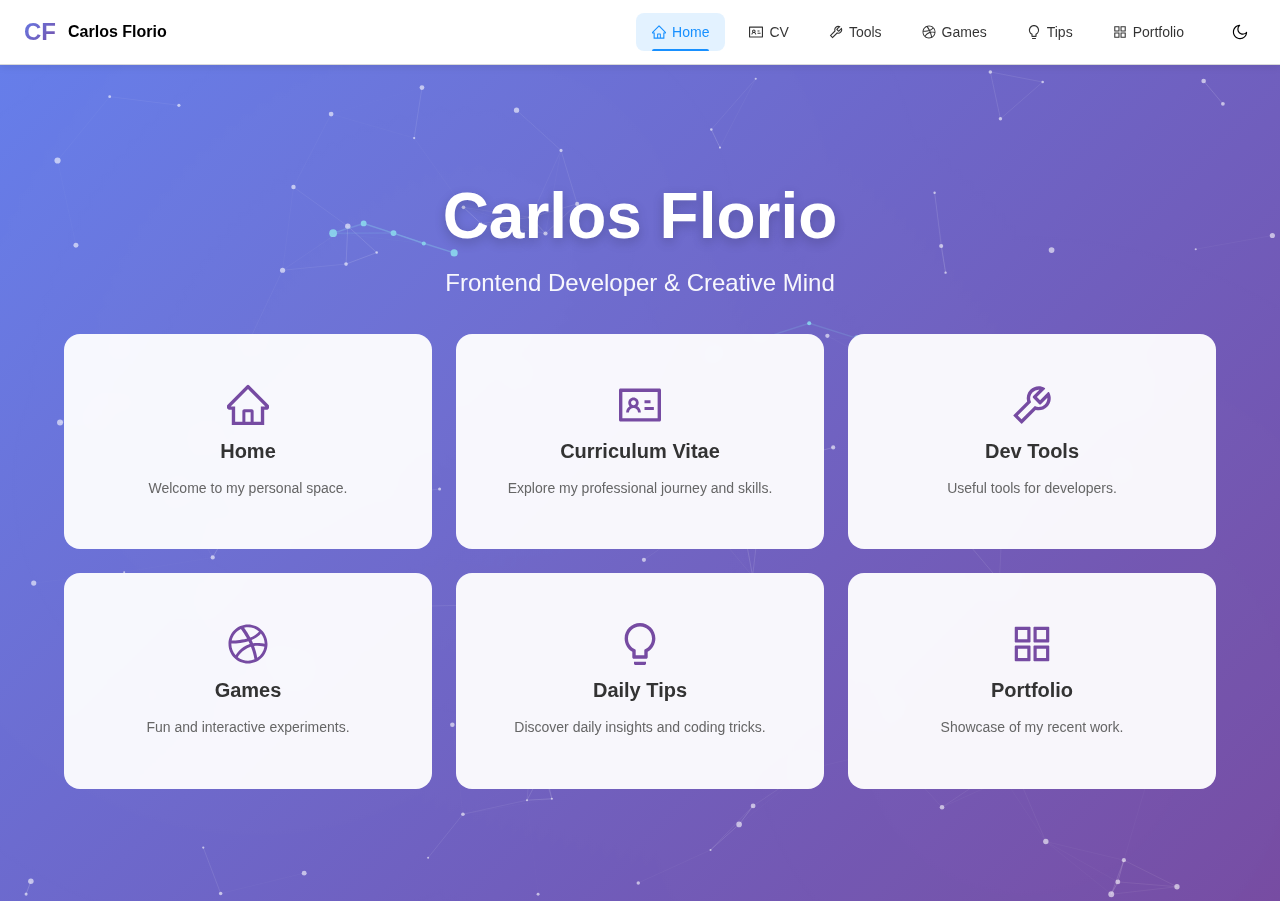
<file: index.html>
<!doctype html>
<html lang="en" data-beasties-container="">
<head>
  <meta charset="utf-8">
  <title>CarlosFlorio</title>
  <base href="/">
  <meta name="viewport" content="width=device-width, initial-scale=1">
  <link rel="icon" type="image/x-icon" href="favicon.ico">
  <script>
    // Apply theme immediately to prevent flash of unstyled content
    (function() {
      const savedTheme = localStorage.getItem('theme');
      if (savedTheme) {
        document.documentElement.setAttribute('data-theme', savedTheme);
      } else {
        // Use browser/system theme preference
        const prefersDark = window.matchMedia('(prefers-color-scheme: dark)').matches;
        document.documentElement.setAttribute('data-theme', prefersDark ? 'dark' : 'light');
      }
    })();
  </script>
<style>body,html{width:100%;height:100%}*,:after,:before{box-sizing:border-box}html{font-family:sans-serif;line-height:1.15;-webkit-text-size-adjust:100%;-ms-text-size-adjust:100%;-ms-overflow-style:scrollbar;-webkit-tap-highlight-color:transparent}@-ms-viewport{width:device-width}body{margin:0;color:#000000d9;font-size:14px;font-family:-apple-system,BlinkMacSystemFont,Segoe UI,Roboto,Helvetica Neue,Arial,Noto Sans,sans-serif,"Apple Color Emoji","Segoe UI Emoji",Segoe UI Symbol,"Noto Color Emoji";font-variant:tabular-nums;line-height:1.5715;background-color:#fff;font-feature-settings:"tnum"}html{--antd-wave-shadow-color:#1890ff;--scroll-bar:0}:root{--bg-color:#fafafa;--text-color:#000000;--primary-color:#1890ff;--surface-color:#f0f2f5;--border-color:#d9d9d9;--header-bg:#ffffff;--card-bg:#ffffff;view-transition-name:root}body{background-color:var(--bg-color);color:var(--text-color);transition:background-color .3s ease,color .3s ease}</style><link rel="stylesheet" href="styles-OWW7VRGN.css" media="print" onload="this.media='all'"><noscript><link rel="stylesheet" href="styles-OWW7VRGN.css"></noscript></head>
<body ngcm="">
  <app-root></app-root>
<link rel="modulepreload" href="chunk-L5REIACL.js"><link rel="modulepreload" href="chunk-UQ4QUVSF.js"><link rel="modulepreload" href="chunk-HSTNNFQD.js"><link rel="modulepreload" href="chunk-Q565XCGT.js"><link rel="modulepreload" href="chunk-FK6H3RFT.js"><link rel="modulepreload" href="chunk-UJIU7UVL.js"><link rel="modulepreload" href="chunk-2F2R627C.js"><link rel="modulepreload" href="chunk-5LNQ4RVJ.js"><link rel="modulepreload" href="chunk-6SXWHGJK.js"><link rel="modulepreload" href="chunk-K7YEKGTU.js"><script src="polyfills-5CFQRCPP.js" type="module"></script><script src="main-OC45MIVX.js" type="module"></script></body>
</html>
</file>
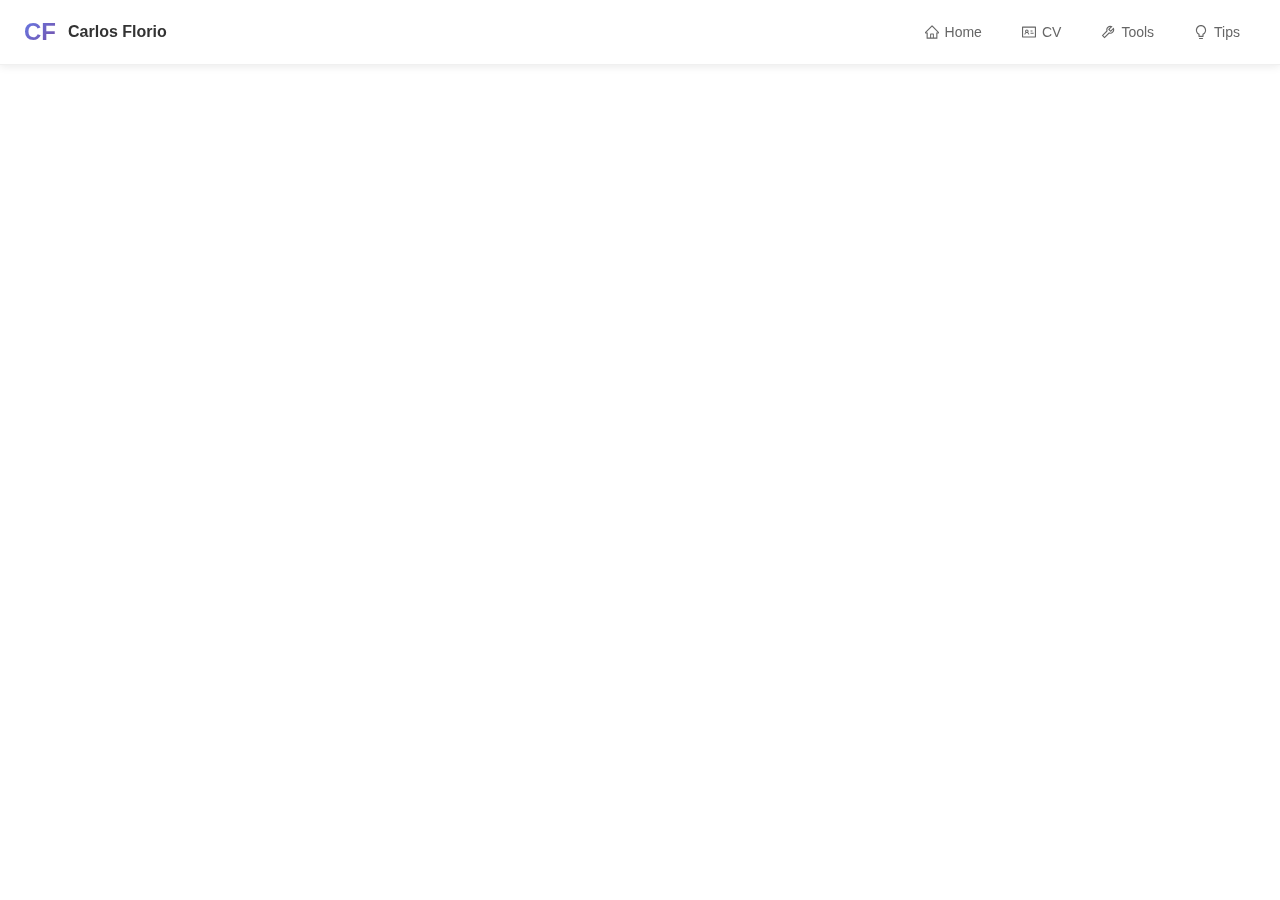
<file: index.csr.html>
<!doctype html>
<html lang="en" data-beasties-container="">
<head>
  <meta charset="utf-8">
  <title>CarlosFlorio</title>
  <base href="/">
  <meta name="viewport" content="width=device-width, initial-scale=1">
  <link rel="icon" type="image/x-icon" href="favicon.ico">
<style>body,html{width:100%;height:100%}*,:after,:before{box-sizing:border-box}html{font-family:sans-serif;line-height:1.15;-webkit-text-size-adjust:100%;-ms-text-size-adjust:100%;-ms-overflow-style:scrollbar;-webkit-tap-highlight-color:transparent}@-ms-viewport{width:device-width}body{margin:0;color:#000000d9;font-size:14px;font-family:-apple-system,BlinkMacSystemFont,Segoe UI,Roboto,Helvetica Neue,Arial,Noto Sans,sans-serif,"Apple Color Emoji","Segoe UI Emoji",Segoe UI Symbol,"Noto Color Emoji";font-variant:tabular-nums;line-height:1.5715;background-color:#fff;font-feature-settings:"tnum"}html{--antd-wave-shadow-color:#1890ff;--scroll-bar:0}</style><link rel="stylesheet" href="styles-AQPFDHRZ.css" media="print" onload="this.media='all'"><noscript><link rel="stylesheet" href="styles-AQPFDHRZ.css"></noscript></head>
<body ngcm="">
  <app-root></app-root>
<link rel="modulepreload" href="chunk-ZUICKOMB.js"><link rel="modulepreload" href="chunk-KYVZXKBS.js"><link rel="modulepreload" href="chunk-TWVXRCP6.js"><link rel="modulepreload" href="chunk-4BT5UVXM.js"><link rel="modulepreload" href="chunk-HSTNNFQD.js"><link rel="modulepreload" href="chunk-Q565XCGT.js"><link rel="modulepreload" href="chunk-FK6H3RFT.js"><link rel="modulepreload" href="chunk-2WH2EVR6.js"><script src="polyfills-5CFQRCPP.js" type="module"></script><script src="main-IPJOPZED.js" type="module"></script></body>
</html>
</file>
